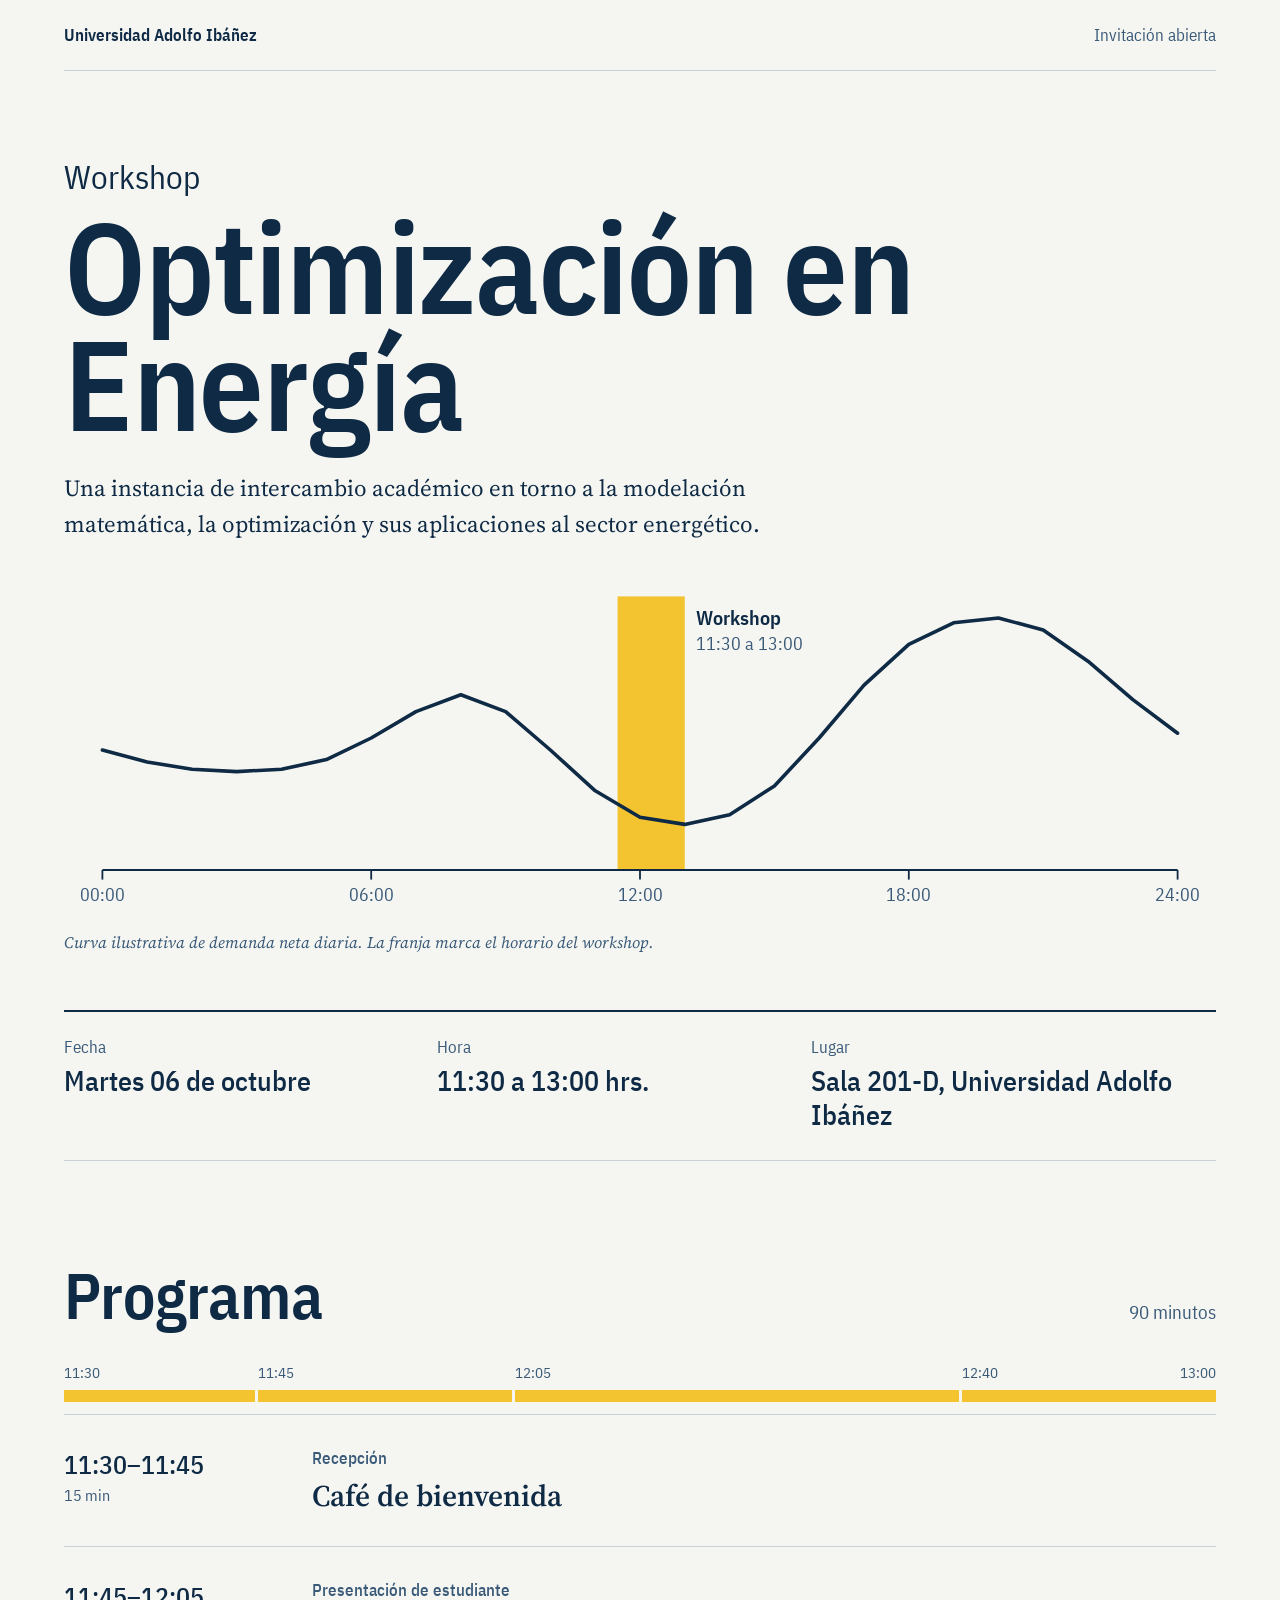
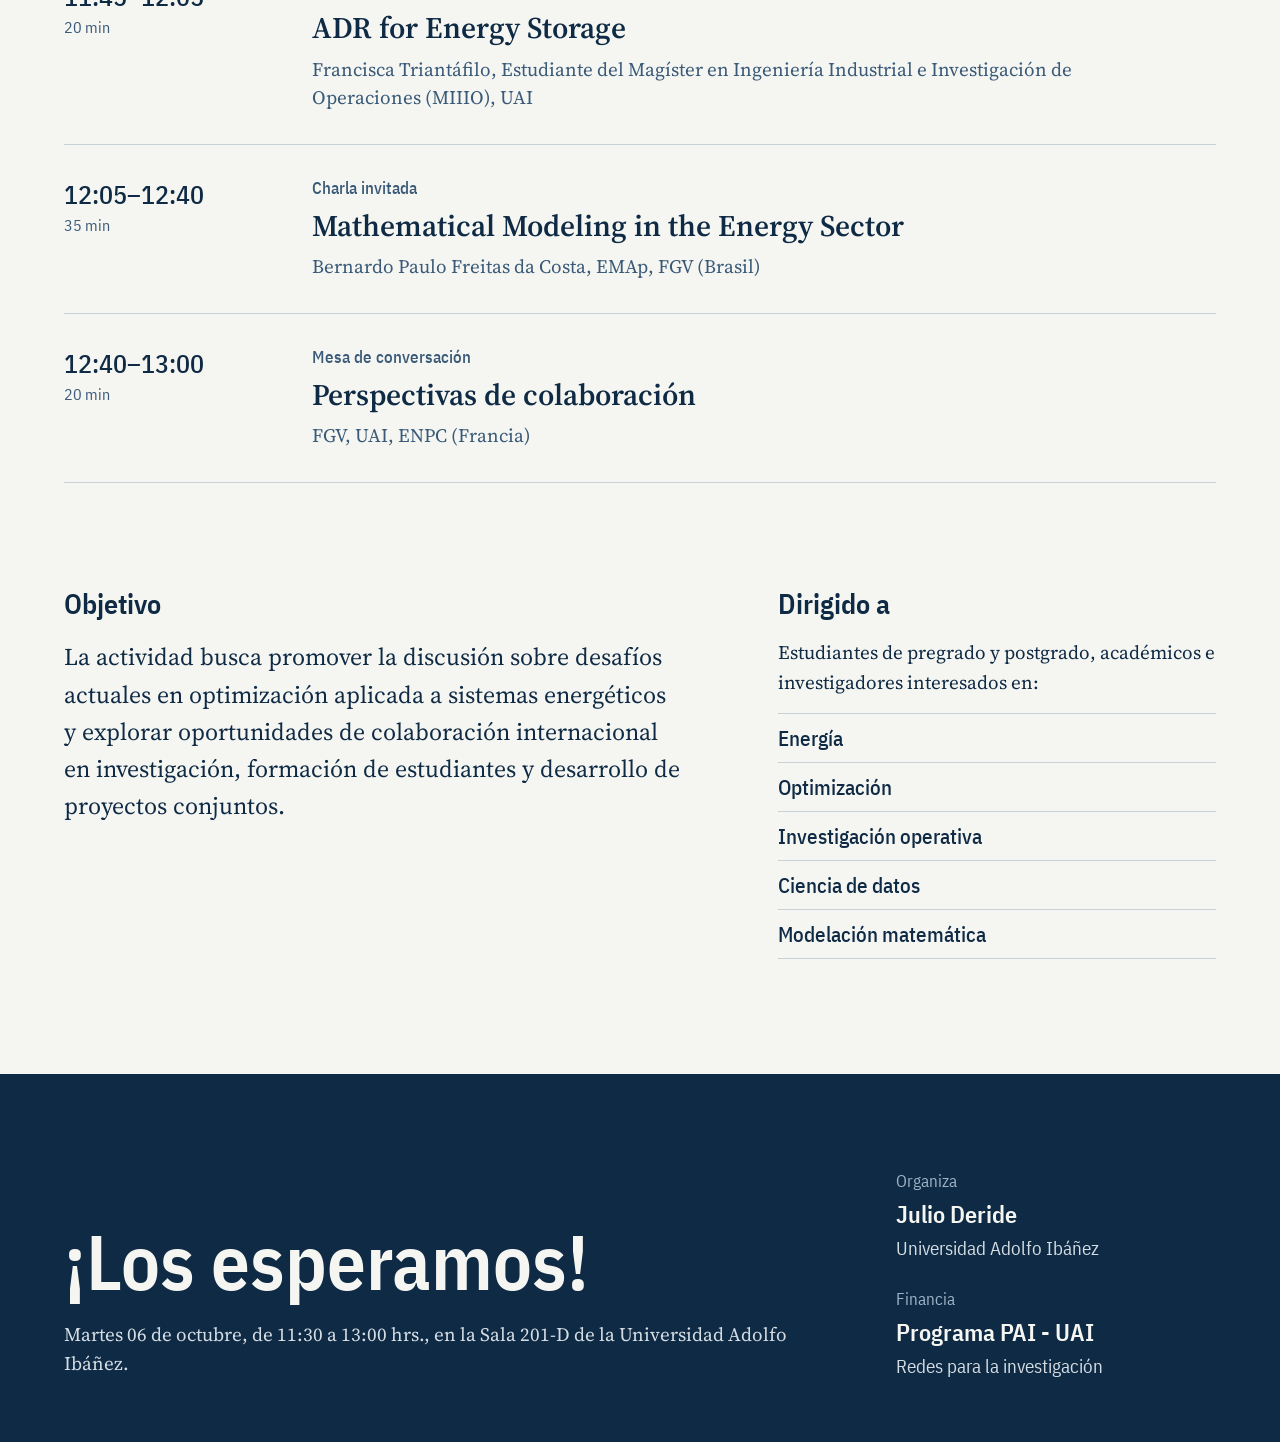
<file: static/workshop-energia2026/index.html>
<!doctype html>
<html lang="es">
<head>
<meta charset="utf-8">
<meta name="viewport" content="width=device-width, initial-scale=1">
<title>Workshop Optimización en Energía | UAI</title>
<meta name="description" content="Workshop Optimización en Energía. Martes 06 de octubre, 11:30 a 13:00 hrs., Sala 201-D, Universidad Adolfo Ibáñez.">
<meta property="og:title" content="Workshop Optimización en Energía">
<meta property="og:description" content="Workshop Optimización en Energía. Martes 06 de octubre, 11:30 a 13:00 hrs., Sala 201-D, Universidad Adolfo Ibáñez.">
<meta property="og:type" content="website">
<link rel="preconnect" href="https://fonts.googleapis.com">
<link rel="preconnect" href="https://fonts.gstatic.com" crossorigin>
<link rel="stylesheet" href="https://fonts.googleapis.com/css2?family=IBM+Plex+Sans+Condensed:wght@400;500;600&amp;family=Source+Serif+4:ital,opsz,wght@0,8..60,400;0,8..60,600;1,8..60,400&amp;display=swap">
<style>
body{margin:0;background:#F5F6F2;color:#0F2A44;font-family:'Source Serif 4','Iowan Old Style',Georgia,serif}
a{color:#0F2A44}a:hover{color:#3A5A78}
</style>
</head>
<body>
<div style="width: 100%; box-sizing: border-box; background: #F5F6F2; color: #0F2A44; font-family: 'Source Serif 4', 'Iowan Old Style', Georgia, serif">

<div style="max-width: 1288px; margin: 0 auto; padding: 0 clamp(20px, 5vw, 64px); box-sizing: border-box">

<header style="display: flex; flex-wrap: wrap; justify-content: space-between; align-items: center; gap: 12px 32px; padding: 24px 0; border-bottom: 1px solid #C9D1D6; font-family: 'IBM Plex Sans Condensed', 'Arial Narrow', sans-serif; font-size: 17px">
<div style="font-weight: 600; color: #0F2A44">Universidad Adolfo Ibáñez</div>
<div style="color: #3A5A78">Invitación abierta</div>
</header>

<section style="display: flex; flex-direction: column; gap: 28px; padding: clamp(48px, 7vw, 88px) 0 40px">
<h1 style="margin: 0; display: flex; flex-direction: column; gap: 12px; font-family: 'IBM Plex Sans Condensed', 'Arial Narrow', sans-serif; color: #0F2A44">
<span style="font-size: clamp(24px, 2.6vw, 34px); font-weight: 400; line-height: 1.1">Workshop</span>
<span style="font-size: clamp(60px, 10vw, 152px); font-weight: 600; line-height: 0.92; letter-spacing: -0.01em">Optimización en Energía</span>
</h1>
<p style="margin: 0; max-width: 34em; font-size: clamp(19px, 1.8vw, 23px); line-height: 1.55; color: #0F2A44">Una instancia de intercambio académico en torno a la modelación matemática, la optimización y sus aplicaciones al sector energético.</p>
</section>

<figure style="margin: 0 0 56px; display: flex; flex-direction: column; gap: 12px">
<div style="overflow-x: auto">
<svg viewBox="0 0 960 280" role="img" aria-label="Curva ilustrativa de demanda neta durante un día, con la franja del workshop entre 11:30 y 13:00" style="display: block; width: 100%; min-width: 640px; height: auto">
<rect x="461.3" y="12" width="56" height="228" style="fill: #F4C430"></rect>
<line x1="32" y1="240" x2="928" y2="240" style="stroke: #0F2A44; stroke-width: 1.5"></line>
<line x1="32" y1="240" x2="32" y2="248" style="stroke: #0F2A44; stroke-width: 1.5"></line>
<line x1="256" y1="240" x2="256" y2="248" style="stroke: #0F2A44; stroke-width: 1.5"></line>
<line x1="480" y1="240" x2="480" y2="248" style="stroke: #0F2A44; stroke-width: 1.5"></line>
<line x1="704" y1="240" x2="704" y2="248" style="stroke: #0F2A44; stroke-width: 1.5"></line>
<line x1="928" y1="240" x2="928" y2="248" style="stroke: #0F2A44; stroke-width: 1.5"></line>
<polyline points="32,140 69.3,150 106.7,156 144,158 181.3,156 218.7,148 256,130 293.3,108 330.7,94 368,108 405.3,140 442.7,174 480,196 517.3,202 554.7,194 592,170 629.3,130 666.7,86 704,52 741.3,34 778.7,30 816,40 853.3,66 890.7,98 928,126" style="fill: none; stroke: #0F2A44; stroke-width: 3; stroke-linejoin: round; stroke-linecap: round"></polyline>
<text x="527" y="36" style="font-family: 'IBM Plex Sans Condensed', 'Arial Narrow', sans-serif; font-size: 17px; font-weight: 600; fill: #0F2A44">Workshop</text>
<text x="527" y="57" style="font-family: 'IBM Plex Sans Condensed', 'Arial Narrow', sans-serif; font-size: 15px; fill: #3A5A78">11:30 a 13:00</text>
<text x="32" y="266" style="font-family: 'IBM Plex Sans Condensed', 'Arial Narrow', sans-serif; font-size: 15px; fill: #3A5A78; text-anchor: middle">00:00</text>
<text x="256" y="266" style="font-family: 'IBM Plex Sans Condensed', 'Arial Narrow', sans-serif; font-size: 15px; fill: #3A5A78; text-anchor: middle">06:00</text>
<text x="480" y="266" style="font-family: 'IBM Plex Sans Condensed', 'Arial Narrow', sans-serif; font-size: 15px; fill: #3A5A78; text-anchor: middle">12:00</text>
<text x="704" y="266" style="font-family: 'IBM Plex Sans Condensed', 'Arial Narrow', sans-serif; font-size: 15px; fill: #3A5A78; text-anchor: middle">18:00</text>
<text x="928" y="266" style="font-family: 'IBM Plex Sans Condensed', 'Arial Narrow', sans-serif; font-size: 15px; fill: #3A5A78; text-anchor: middle">24:00</text>
</svg>
</div>
<figcaption style="font-size: 16px; font-style: italic; line-height: 1.5; color: #3A5A78">Curva ilustrativa de demanda neta diaria. La franja marca el horario del workshop.</figcaption>
</figure>

<section aria-label="Fecha, hora y lugar" style="display: flex; flex-wrap: wrap; gap: 0 48px; border-top: 2px solid #0F2A44; border-bottom: 1px solid #C9D1D6; font-family: 'IBM Plex Sans Condensed', 'Arial Narrow', sans-serif">
<div style="flex: 1 1 220px; display: flex; flex-direction: column; gap: 6px; padding: 24px 0 28px">
<div style="font-size: 17px; color: #3A5A78">Fecha</div>
<div style="font-size: 28px; font-weight: 500; line-height: 1.2; color: #0F2A44">Martes 06 de octubre</div>
</div>
<div style="flex: 1 1 220px; display: flex; flex-direction: column; gap: 6px; padding: 24px 0 28px">
<div style="font-size: 17px; color: #3A5A78">Hora</div>
<div style="font-size: 28px; font-weight: 500; line-height: 1.2; color: #0F2A44; font-variant-numeric: tabular-nums">11:30 a 13:00 hrs.</div>
</div>
<div style="flex: 1 1 300px; display: flex; flex-direction: column; gap: 6px; padding: 24px 0 28px">
<div style="font-size: 17px; color: #3A5A78">Lugar</div>
<div style="font-size: 28px; font-weight: 500; line-height: 1.2; color: #0F2A44">Sala 201-D, Universidad Adolfo Ibáñez</div>
</div>
</section>

<section id="programa" style="display: flex; flex-direction: column; padding: clamp(64px, 8vw, 104px) 0 0">
<div style="display: flex; flex-wrap: wrap; justify-content: space-between; align-items: baseline; gap: 8px 32px; font-family: 'IBM Plex Sans Condensed', 'Arial Narrow', sans-serif">
<h2 style="margin: 0; font-size: clamp(40px, 5vw, 64px); font-weight: 600; line-height: 1; color: #0F2A44">Programa</h2>
<div style="font-size: 19px; color: #3A5A78">90 minutos</div>
</div>

<div aria-hidden="true" style="display: flex; gap: 3px; margin: 36px 0 12px; font-family: 'IBM Plex Sans Condensed', 'Arial Narrow', sans-serif; font-size: 15px; color: #3A5A78; font-variant-numeric: tabular-nums">
<div style="flex: 15 1 0; min-width: 0; display: flex; flex-direction: column; gap: 8px">
<div>11:30</div>
<div style="height: 12px; background: #F4C430"></div>
</div>
<div style="flex: 20 1 0; min-width: 0; display: flex; flex-direction: column; gap: 8px">
<div>11:45</div>
<div style="height: 12px; background: #F4C430"></div>
</div>
<div style="flex: 35 1 0; min-width: 0; display: flex; flex-direction: column; gap: 8px">
<div>12:05</div>
<div style="height: 12px; background: #F4C430"></div>
</div>
<div style="flex: 20 1 0; min-width: 0; display: flex; flex-direction: column; gap: 8px">
<div style="display: flex; justify-content: space-between; gap: 8px"><span>12:40</span><span>13:00</span></div>
<div style="height: 12px; background: #F4C430"></div>
</div>
</div>

<div style="display: flex; flex-direction: column; border-bottom: 1px solid #C9D1D6">

<div style="display: flex; flex-wrap: wrap; gap: 12px 48px; padding: 32px 0; border-top: 1px solid #C9D1D6">
<div style="flex: 0 0 200px; display: flex; flex-direction: column; gap: 4px; font-family: 'IBM Plex Sans Condensed', 'Arial Narrow', sans-serif">
<div style="font-size: 26px; font-weight: 500; color: #0F2A44; font-variant-numeric: tabular-nums">11:30–11:45</div>
<div style="font-size: 16px; color: #3A5A78">15 min</div>
</div>
<div style="flex: 1 1 420px; max-width: 760px; display: flex; flex-direction: column; gap: 8px">
<div style="font-family: 'IBM Plex Sans Condensed', 'Arial Narrow', sans-serif; font-size: 17px; font-weight: 500; color: #3A5A78">Recepción</div>
<h3 style="margin: 0; font-size: clamp(24px, 2.4vw, 30px); font-weight: 600; line-height: 1.25; color: #0F2A44">Café de bienvenida</h3>
</div>
</div>

<div style="display: flex; flex-wrap: wrap; gap: 12px 48px; padding: 32px 0; border-top: 1px solid #C9D1D6">
<div style="flex: 0 0 200px; display: flex; flex-direction: column; gap: 4px; font-family: 'IBM Plex Sans Condensed', 'Arial Narrow', sans-serif">
<div style="font-size: 26px; font-weight: 500; color: #0F2A44; font-variant-numeric: tabular-nums">11:45–12:05</div>
<div style="font-size: 16px; color: #3A5A78">20 min</div>
</div>
<div style="flex: 1 1 420px; max-width: 760px; display: flex; flex-direction: column; gap: 8px">
<div style="font-family: 'IBM Plex Sans Condensed', 'Arial Narrow', sans-serif; font-size: 17px; font-weight: 500; color: #3A5A78">Presentación de estudiante</div>
<h3 lang="en" style="margin: 0; font-size: clamp(24px, 2.4vw, 30px); font-weight: 600; line-height: 1.25; color: #0F2A44">ADR for Energy Storage</h3>
<p style="margin: 0; font-size: 19px; line-height: 1.5; color: #3A5A78">Francisca Triantáfilo, Estudiante del Magíster en Ingeniería Industrial e Investigación de Operaciones (MIIIO), UAI</p>
</div>
</div>

<div style="display: flex; flex-wrap: wrap; gap: 12px 48px; padding: 32px 0; border-top: 1px solid #C9D1D6">
<div style="flex: 0 0 200px; display: flex; flex-direction: column; gap: 4px; font-family: 'IBM Plex Sans Condensed', 'Arial Narrow', sans-serif">
<div style="font-size: 26px; font-weight: 500; color: #0F2A44; font-variant-numeric: tabular-nums">12:05–12:40</div>
<div style="font-size: 16px; color: #3A5A78">35 min</div>
</div>
<div style="flex: 1 1 420px; max-width: 760px; display: flex; flex-direction: column; gap: 8px">
<div style="font-family: 'IBM Plex Sans Condensed', 'Arial Narrow', sans-serif; font-size: 17px; font-weight: 500; color: #3A5A78">Charla invitada</div>
<h3 lang="en" style="margin: 0; font-size: clamp(24px, 2.4vw, 30px); font-weight: 600; line-height: 1.25; color: #0F2A44">Mathematical Modeling in the Energy Sector</h3>
<p style="margin: 0; font-size: 19px; line-height: 1.5; color: #3A5A78">Bernardo Paulo Freitas da Costa, EMAp, FGV (Brasil)</p>
</div>
</div>

<div style="display: flex; flex-wrap: wrap; gap: 12px 48px; padding: 32px 0; border-top: 1px solid #C9D1D6">
<div style="flex: 0 0 200px; display: flex; flex-direction: column; gap: 4px; font-family: 'IBM Plex Sans Condensed', 'Arial Narrow', sans-serif">
<div style="font-size: 26px; font-weight: 500; color: #0F2A44; font-variant-numeric: tabular-nums">12:40–13:00</div>
<div style="font-size: 16px; color: #3A5A78">20 min</div>
</div>
<div style="flex: 1 1 420px; max-width: 760px; display: flex; flex-direction: column; gap: 8px">
<div style="font-family: 'IBM Plex Sans Condensed', 'Arial Narrow', sans-serif; font-size: 17px; font-weight: 500; color: #3A5A78">Mesa de conversación</div>
<h3 style="margin: 0; font-size: clamp(24px, 2.4vw, 30px); font-weight: 600; line-height: 1.25; color: #0F2A44">Perspectivas de colaboración</h3>
<p style="margin: 0; font-size: 19px; line-height: 1.5; color: #3A5A78">FGV, UAI, ENPC (Francia)</p>
</div>
</div>

</div>
</section>

<section style="display: flex; flex-wrap: wrap; gap: 48px 96px; padding: clamp(64px, 8vw, 104px) 0 clamp(72px, 9vw, 120px)">
<div style="flex: 3 1 440px; display: flex; flex-direction: column; gap: 16px">
<h2 style="margin: 0; font-family: 'IBM Plex Sans Condensed', 'Arial Narrow', sans-serif; font-size: 28px; font-weight: 600; color: #0F2A44">Objetivo</h2>
<p style="margin: 0; max-width: 32em; font-size: clamp(20px, 1.9vw, 24px); line-height: 1.55; color: #0F2A44">La actividad busca promover la discusión sobre desafíos actuales en optimización aplicada a sistemas energéticos y explorar oportunidades de colaboración internacional en investigación, formación de estudiantes y desarrollo de proyectos conjuntos.</p>
</div>
<div style="flex: 2 1 320px; display: flex; flex-direction: column; gap: 16px">
<h2 style="margin: 0; font-family: 'IBM Plex Sans Condensed', 'Arial Narrow', sans-serif; font-size: 28px; font-weight: 600; color: #0F2A44">Dirigido a</h2>
<p style="margin: 0; font-size: 19px; line-height: 1.55; color: #0F2A44">Estudiantes de pregrado y postgrado, académicos e investigadores interesados en:</p>
<ul style="margin: 0; padding: 0; list-style: none; display: flex; flex-direction: column; border-top: 1px solid #C9D1D6; font-family: 'IBM Plex Sans Condensed', 'Arial Narrow', sans-serif; font-size: 21px; font-weight: 500; color: #0F2A44">
<li style="padding: 10px 0; border-bottom: 1px solid #C9D1D6">Energía</li>
<li style="padding: 10px 0; border-bottom: 1px solid #C9D1D6">Optimización</li>
<li style="padding: 10px 0; border-bottom: 1px solid #C9D1D6">Investigación operativa</li>
<li style="padding: 10px 0; border-bottom: 1px solid #C9D1D6">Ciencia de datos</li>
<li style="padding: 10px 0; border-bottom: 1px solid #C9D1D6">Modelación matemática</li>
</ul>
</div>
</section>

</div>

<footer style="background: #0F2A44; color: #F5F6F2">
<div style="max-width: 1288px; margin: 0 auto; padding: clamp(64px, 8vw, 96px) clamp(20px, 5vw, 64px) 64px; box-sizing: border-box; display: flex; flex-wrap: wrap; justify-content: space-between; align-items: flex-end; gap: 48px 64px">
<div style="flex: 1 1 520px; display: flex; flex-direction: column; gap: 20px">
<div style="font-family: 'IBM Plex Sans Condensed', 'Arial Narrow', sans-serif; font-size: clamp(48px, 6vw, 88px); font-weight: 600; line-height: 1; color: #F5F6F2">¡Los esperamos!</div>
<p style="margin: 0; font-size: 19px; line-height: 1.55; color: #D5DDE4">Martes 06 de octubre, de 11:30 a 13:00 hrs., en la Sala 201-D de la Universidad Adolfo Ibáñez.</p>
</div>
<div style="flex: 0 1 320px; display: flex; flex-direction: column; gap: 28px; font-family: 'IBM Plex Sans Condensed', 'Arial Narrow', sans-serif">
<div style="display: flex; flex-direction: column; gap: 6px">
<div style="font-size: 17px; color: #9FB3C6">Organiza</div>
<div style="font-size: 24px; font-weight: 600; color: #F5F6F2">Julio Deride</div>
<div style="font-size: 19px; color: #D5DDE4">Universidad Adolfo Ibáñez</div>
</div>
<div style="display: flex; flex-direction: column; gap: 6px">
<div style="font-size: 17px; color: #9FB3C6">Financia</div>
<div style="font-size: 24px; font-weight: 600; color: #F5F6F2">Programa PAI - UAI</div>
<div style="font-size: 19px; color: #D5DDE4">Redes para la investigación</div>
</div>
</div>
</div>
</footer>
 
</div>
</body>
</html>
</file>
